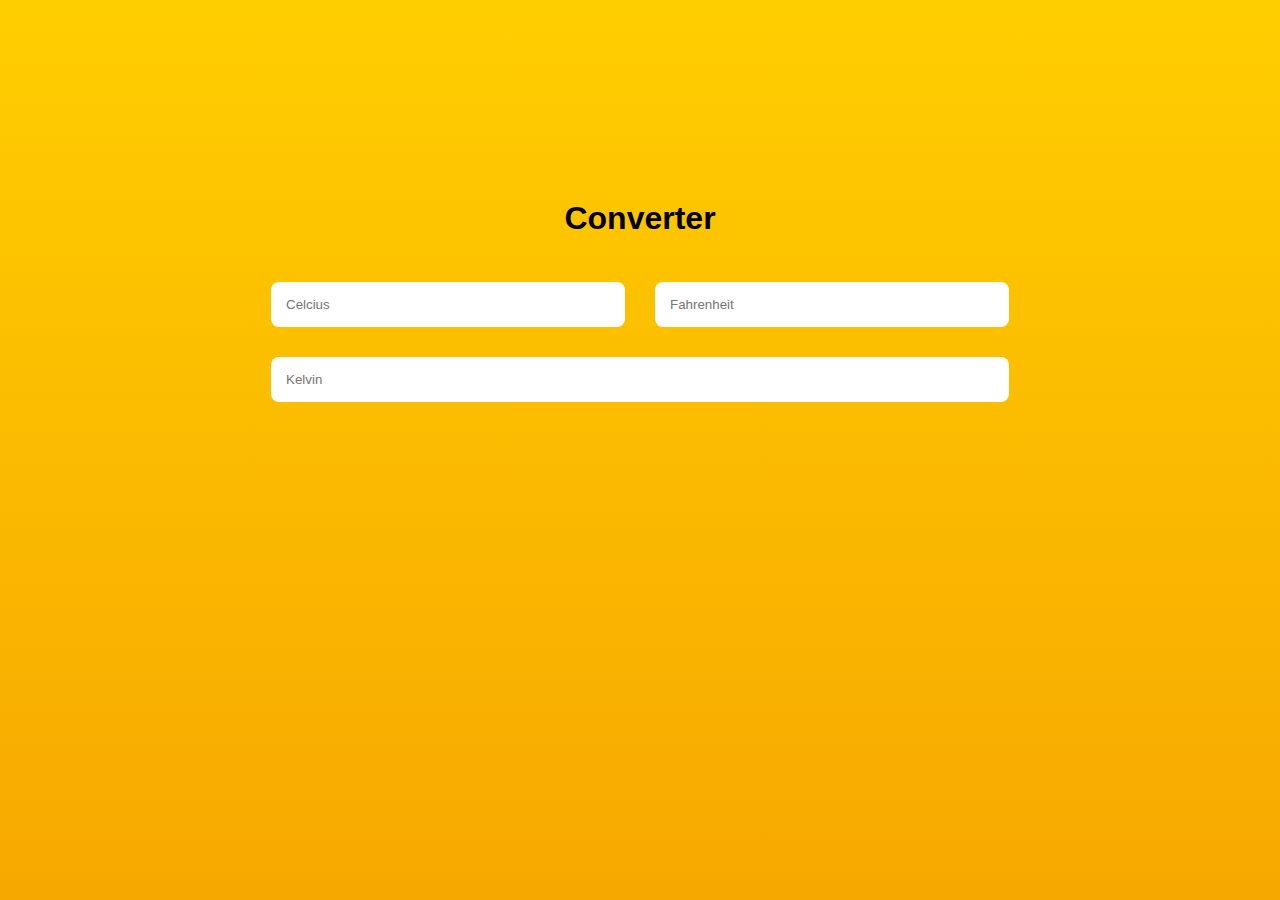
<file: L1T3/index.html>
<!DOCTYPE html>
<html lang="en">
<head>
    <meta charset="UTF-8">
    <meta name="viewport" content="width=device-width, initial-scale=1.0">
    <title>Converter</title>
    <link rel="stylesheet" href="main.css">
</head>
<body>
    <main>
        <header>
            <h1>Converter</h1>
        </header>
        <section class="inputs">
            <input type="number" name="celcius" id="celcius" class="input" placeholder="Celcius">
            <input type="number" name="fahrenheit" id="fahrenheit" class="input" placeholder="Fahrenheit">
            <input type="number" name="kelvin" id="kelvin" class="input" placeholder="Kelvin">
        </section>
    </main>
    <script src="main.js"></script>
</body>
</html>
</file>
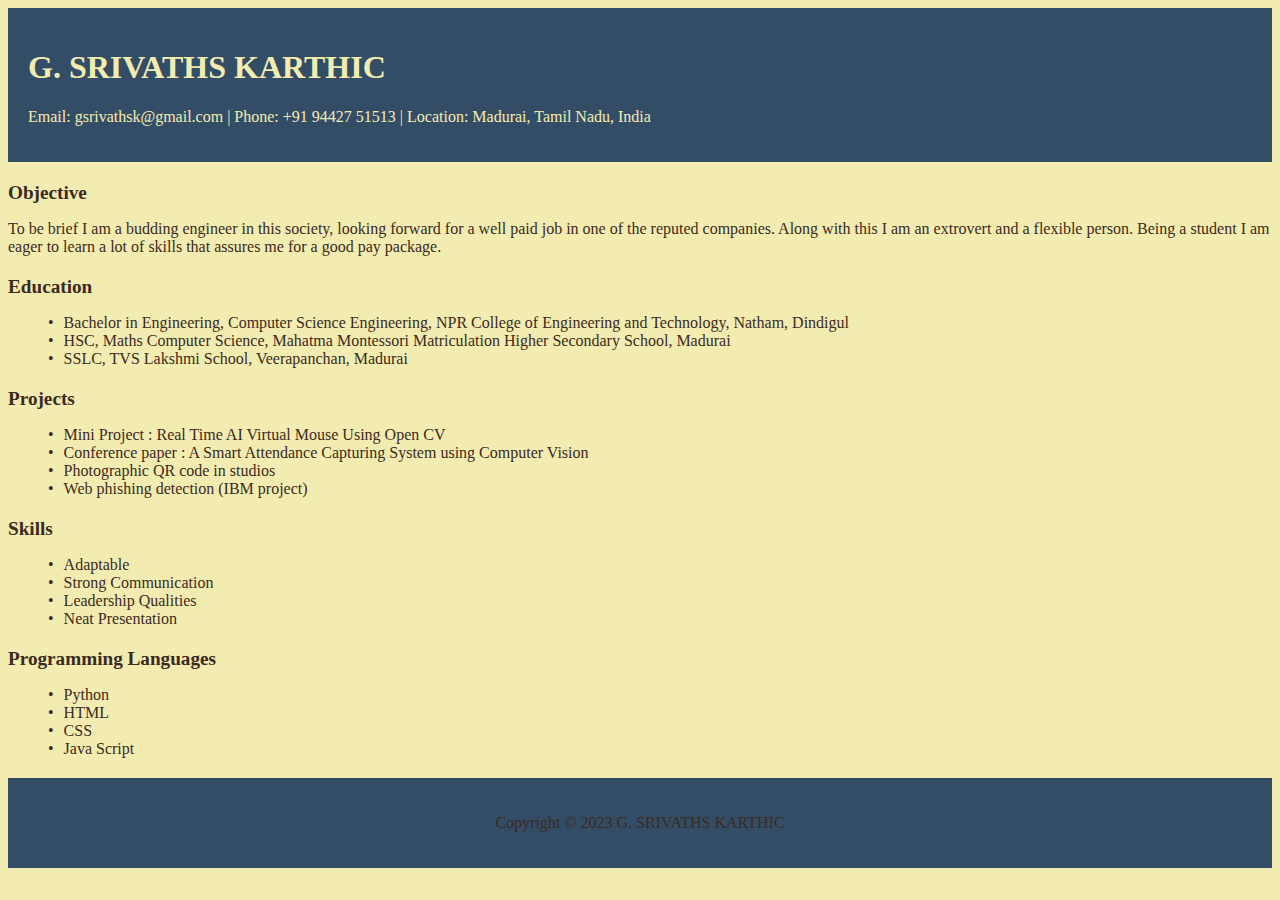
<file: L1 T2/portfolio (1).html>
<!DOCTYPE html>
<html lang="en">
<head>
    <meta charset="UTF-8">
    <meta name="viewport" content="width=device-width, initial-scale=1.0">
    <title>My Resume</title>
    <link rel="stylesheet" href="portfolio (1).css">
</head>
<body>
    <header>
        <h1>G. SRIVATHS KARTHIC</h1>
        <p>Email: gsrivathsk@gmail.com  |  Phone: +91 94427 51513  |  Location: Madurai, Tamil Nadu, India</p>
    </header>
    <main>
        <section>
            <h2>Objective</h2>
            <p>To be brief I am a budding engineer in this society, looking forward for
                a well paid job in one of the reputed companies. Along with this I am an
                extrovert and a flexible person. Being a student I am eager to learn a lot
                of skills that assures me for a good pay package.</p>
        </section>
        <section>
            <h2>Education</h2>
            <ul>
                <li>Bachelor in Engineering, Computer Science Engineering, NPR College of Engineering and Technology, Natham, Dindigul</li>
                <li>HSC, Maths Computer Science, Mahatma Montessori Matriculation Higher Secondary School, Madurai</li>
                <li>SSLC, TVS Lakshmi School, Veerapanchan, Madurai</li>
            </ul>
        </section>
        <section>
            <h2>Projects</h2>
            <ul>
                <li>Mini Project : Real Time AI Virtual Mouse Using Open CV</li>
                <li>Conference paper : A Smart Attendance Capturing System
                    using Computer Vision</li>
                <li>Photographic QR code in studios</li>  
                <li>Web phishing detection (IBM project)
                </li>  
                  
            </ul>
        </section>
        <section>
            <h2>Skills</h2>
            <ul>
                <li>Adaptable</li>
                <li>Strong Communication</li>
                <li>Leadership Qualities</li>
                <li>Neat Presentation</li>
            </ul>
        </section>
        <section>
            <h2>Programming Languages</h2>
            <ul>
                <li>Python</li>
                <li>HTML</li>
                <li>CSS</li>
                <li>Java Script</li>
            </ul>
        </section>
    </main>
    <footer>
        <p>Copyright © 2023 G. SRIVATHS KARTHIC</p>
      </footer>
</body>
</html>
</file>
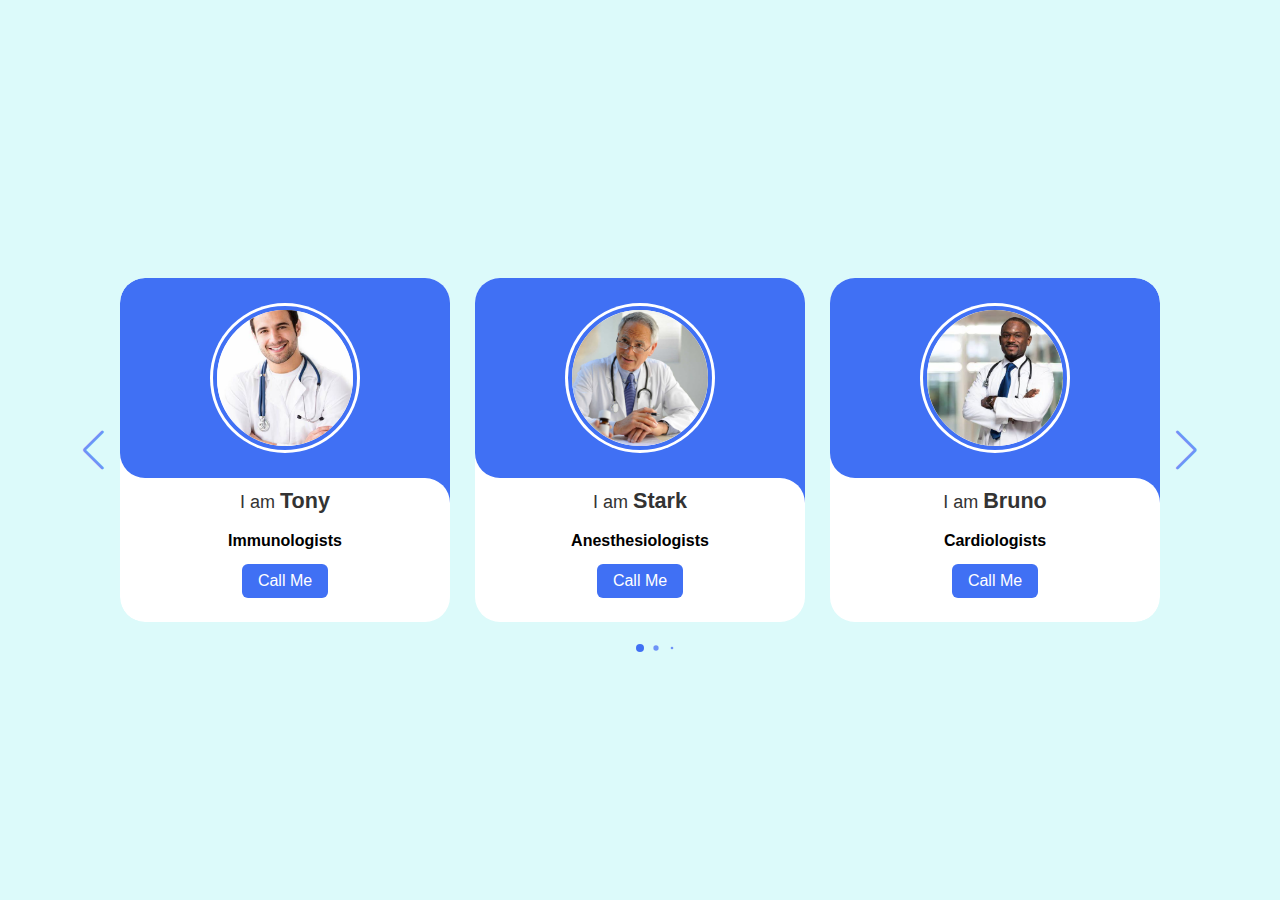
<file: Oasis Infobyte/homecare.html>
<!DOCTYPE html> 
<html lang="en">
    <head>
        <meta charset="UTF-8">
        <meta http-equiv="X-UA-Compatible" content="IE=edge">
        <meta name="viewport" content="width=device-width,initial-scale=1.0">
        <title>Home Care</title>
        <link rel="stylesheet" href="swiper-bundle.min.css">
        <link rel="stylesheet" href="homecare.css">
    </head>
    <body>
        
        <div class="slide-container swiper">
            <div class="slide-content">
                <div class="card-wrapper swiper-wrapper">
                    <div class="card swiper-slide">
                        <div class="image-content">
                            <span class="overlay"></span>
                            <div class="card-image">  
                                <img src="doctor1.jfif" alt="" class="card-img">
                            </div>
                        </div>
                        <div class="card-content">
                            <h2 class="name">I am <big><b>Tony</b></big></h2><br>
                            <b><p>Immunologists</p></b>
                            <button class="button">Call Me</button>
                        </div>
                    </div>
                    <div class="card swiper-slide">
                        <div class="image-content">
                            <span class="overlay"></span>
                            <div class="card-image">
                                <img src="doctor2.jpg" alt="" class="card-img">
                            </div>
                        </div>
                        <div class="card-content">
                            <h2 class="name">I am <big><b>Stark</b></big></h2><br>
                            <b><p>Anesthesiologists</p></b>
                            <button class="button">Call Me</button>
                        </div>
                    </div>
                    <div class="card swiper-slide">
                        <div class="image-content">
                            <span class="overlay"></span>
                            <div class="card-image">
                                <img src="doctor3.jfif" alt="" class="card-img">
                            </div>
                        </div>
                        <div class="card-content">
                            <h2 class="name">I am <big><b>Bruno</b></big></h2><br>
                            <b><p>Cardiologists</p></b>
                            <button class="button">Call Me</button>
                        </div>
                    </div>
                    <div class="card swiper-slide">
                        <div class="image-content">
                            <span class="overlay"></span>
                            <div class="card-image">
                                <img src="doctor4.jfif" alt="" class="card-img">
                            </div>
                        </div>
                        <div class="card-content">
                            <h2 class="name">I am <big><b>Sheela</b></big></h2><br>
                            <b><p>Dermatologists</p></b>
                            <button class="button">Call Me</button>
                        </div>
                    </div>
                    <div class="card swiper-slide">
                        <div class="image-content">
                            <span class="overlay"></span>
                            <div class="card-image">
                                <img src="doctor5.jfif" alt="" class="card-img">
                            </div>
                        </div>
                        <div class="card-content">
                            <h2 class="name">I am <big><b>Vijay</b></big></h2><br>
                            <b><p>Endocrinologists</p></b>
                            <button class="button">Call Me</button>
                        </div>
                    </div>
                    <div class="card swiper-slide">
                        <div class="image-content">
                            <span class="overlay"></span>
                            <div class="card-image">
                                <img src="doctor6.jpg" alt="" class="card-img">
                            </div>
                        </div>
                        <div class="card-content">
                            <h2 class="name">I am <big><b>Suriya</b></big></h2><br>
                            <b><p>Gastroenterologists</p></b>
                            <button class="button">Call Me</button>
                        </div>
                    </div>
                    <div class="card swiper-slide">
                        <div class="image-content">
                            <span class="overlay"></span>
                            <div class="card-image">
                                <img src="doctor7.jpg" alt="" class="card-img">
                            </div>
                        </div>
                        <div class="card-content">
                            <h2 class="name">I am <big><b>Siva</b></big></h2><br>
                            <b><p>Hematologists</p></b>
                            <button class="button">Call Me</button>
                        </div>
                    </div>
                    <div class="card swiper-slide">
                        <div class="image-content">
                            <span class="overlay"></span>
                            <div class="card-image">
                                <img src="doctor8.jfif" alt="" class="card-img">
                            </div>
                        </div>
                        <div class="card-content">
                            <h2 class="name">I am <big><b>Simbu</b></big></h2><br>
                            <b><p>Internists</p></b>
                            <button class="button">Call Me</button>
                        </div>
                    </div>
                    <div class="card swiper-slide">
                        <div class="image-content">
                            <span class="overlay"></span>
                            <div class="card-image">
                                <img src="doctor9.jfif" alt="" class="card-img">
                            </div>
                        </div>
                        <div class="card-content">
                            <h2 class="name">I am <big><b>Dhanush</b></big></h2><br>
                            <b><p>Nephrologists</p></b>
                            <button class="button">Call Me</button>
                        </div>
                    </div>
                </div>
            </div>
            <div class="swiper-button-next swiper-navBtn"></div>
            <div class="swiper-button-prev swiper-navBtn"></div>
            <div class="swiper-pagination"></div>
        </div>
    </body>
    <script src="swiper-bundle.min.js"></script>
    <script src="homecare.js"></script>
</html>
</file>
<file: L1T3/main.css>
* {
    margin: 0;
    padding: 0;
    font-family: sans-serif;
}

main {
    width: 100%;
    height: 100vh;
    background-image: linear-gradient(to bottom, #FFCE00, #F7A800);
}

header {
    display: flex;
    justify-content: center;
    padding-top: 200px;
}

h1 {
    margin-bottom: 30px;
}

.inputs {
    display: flex;
    flex-wrap: wrap;
    justify-content: center;
    align-items: center;
    max-width: 768px;
    margin: 0 auto;
}

.input {
    flex: 1 1 40%;
    margin: 15px;
    appearance: none;
    background: none;
    background-color: #FFF;
    border-radius: 8px;
    padding: 15px;
    border: none;
    outline: none;
    transition: 0.4s;
}

.input:focus {
    box-shadow: 0px 0px 6px 1px rgba(0, 0, 0, 0.2);
}
</file>
<file: L1 T2/portfolio (1).css>
body {
    font-family:  Stencil;
    margin: 5;
    background-color: #F3ECB0;
    color: #3C2A21;
}

header {
    background-color: #344D67;
    color: #F3ECB0;
    padding: 20px;
}

h1 {
    margin: 5;
    padding: 5;
}

ul {
    list-style-type: none;
    margin: 5;
    padding: 5;
}

section {
    margin: 20px 0;
}

h2 {
    font-size: 1.2em;
    margin: 10px 0;
}

li::before {
    content: "•";
    margin-right: 10px;
}
footer {
    background-color: #344D67;
    color: #F3ECB0);
    padding: 20px;
    text-align: center;
</file>
<file: Oasis Infobyte/homecare.css>
*{
    margin: 0;
    padding: 0;
    box-sizing: border-box;
    font-family: 'Poppins',sans-serif;
}
body{
    min-height: 100vh;
    display: flex;
    align-items: center;
    justify-content: center;
    background-color: #dcfafa;
}
.about{
    border: none;
    font-size: 12px;
    color: rgb(0, 0, 0);
    padding: 3px 4px;
    background-color: #2bebf1;
    border-radius: 3px;
    margin: 0px;
}
.slide-container{
    max-width: 1120px;
    width: 100%;
    padding: 40px 0;
}
.slide-content{
    margin: 0 40px;
    overflow: hidden;
    border-radius: 25px;
}
.card{
    border-radius: 25px;
    background-color: #FFF;
}
.image-content,
.card-content{
    display: flex;
    flex-direction: column;
    align-items: center;
    padding: 10px 14px;
}
.image-content{
    position: relative;
    row-gap: 5px;
    padding: 25px 0;
}
.overlay{
    position: absolute;
    left: 0;
    top: 0;
    height: 100%;
    width: 100%;
    background-color: #4070F4;
    border-radius: 25px 25px 0 25px;
}
.overlay::before,
.overlay::after{
    content: '';
    position: absolute;
    right: 0;
    bottom: -40px;
    height: 40px;
    width: 40px;
    background-color: #4070F4;
}
.overlay::after{
    border-radius: 0 25px 0 0;
    background-color: #fff;

}

.card-image{
    position: relative;
    height: 150px;
    width: 150px;
    border-radius: 50%;
    background: #FFF;
    padding: 3px;
}
.card-image .card-img{
    height: 100%;
    width: 100%;
    object-fit: cover;
    border-radius: 50%;
    border: 4px solid #4070F4;
}
.name{
    font-size: 18px;
    font-weight: 500;
    color: #333;
}
.description{
    font-size: 14px;
    color: #707070;
    text-align: center;
}
.button{
    border: none;
    font-size: 16px;
    color: #FFF;
    padding: 8px 16px;
    background-color: #4070F4;
    border-radius: 6px;
    margin: 14px;
    cursor: pointer;
    transition: all 0.3s ease;
}
.button:hover{
    background: #00c8ff;
}
.swiper-navBtn{
    color: #6E93f7;
    transition: color 0.3s ease;
}
.swiper-navBtn:hover{
    color: #4070F4;
}
.swiper-navBtn::before,
.swiper-navBtn::after{
    font-size: 40px;
}
.swiper-button-next{
    right: 0;
}
.swiper-button-prev{
    left: 0;
}
.swiper-pagination-bullet{
    background-color: #6E93f7;
    opacity: 1;
}
.swiper-pagination-bullet-active{
    background-color: #4070F4;
}
@media screen and (max-width:768px) {
    .slide-content{
        margin: 0 10px;

    }
    .swiper-navBtn{
        display: none;
    }
    
}
</file>
